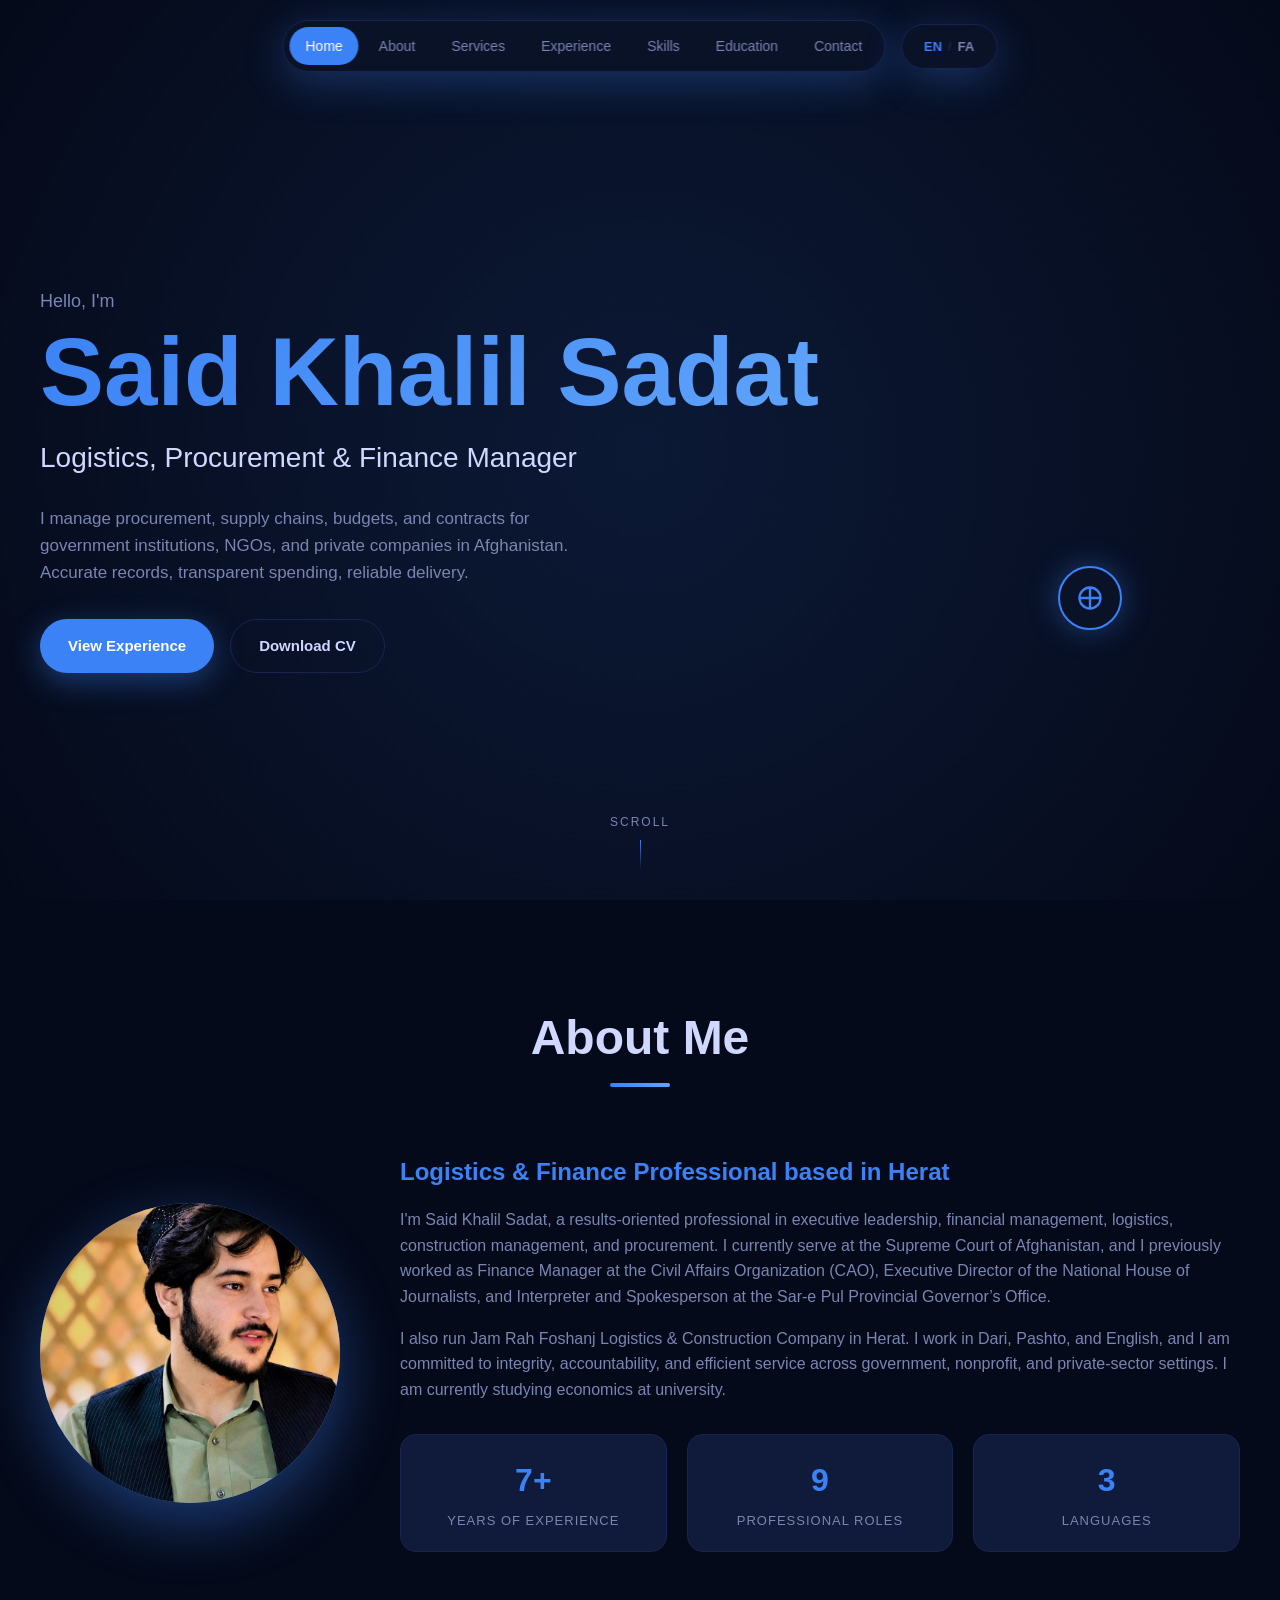
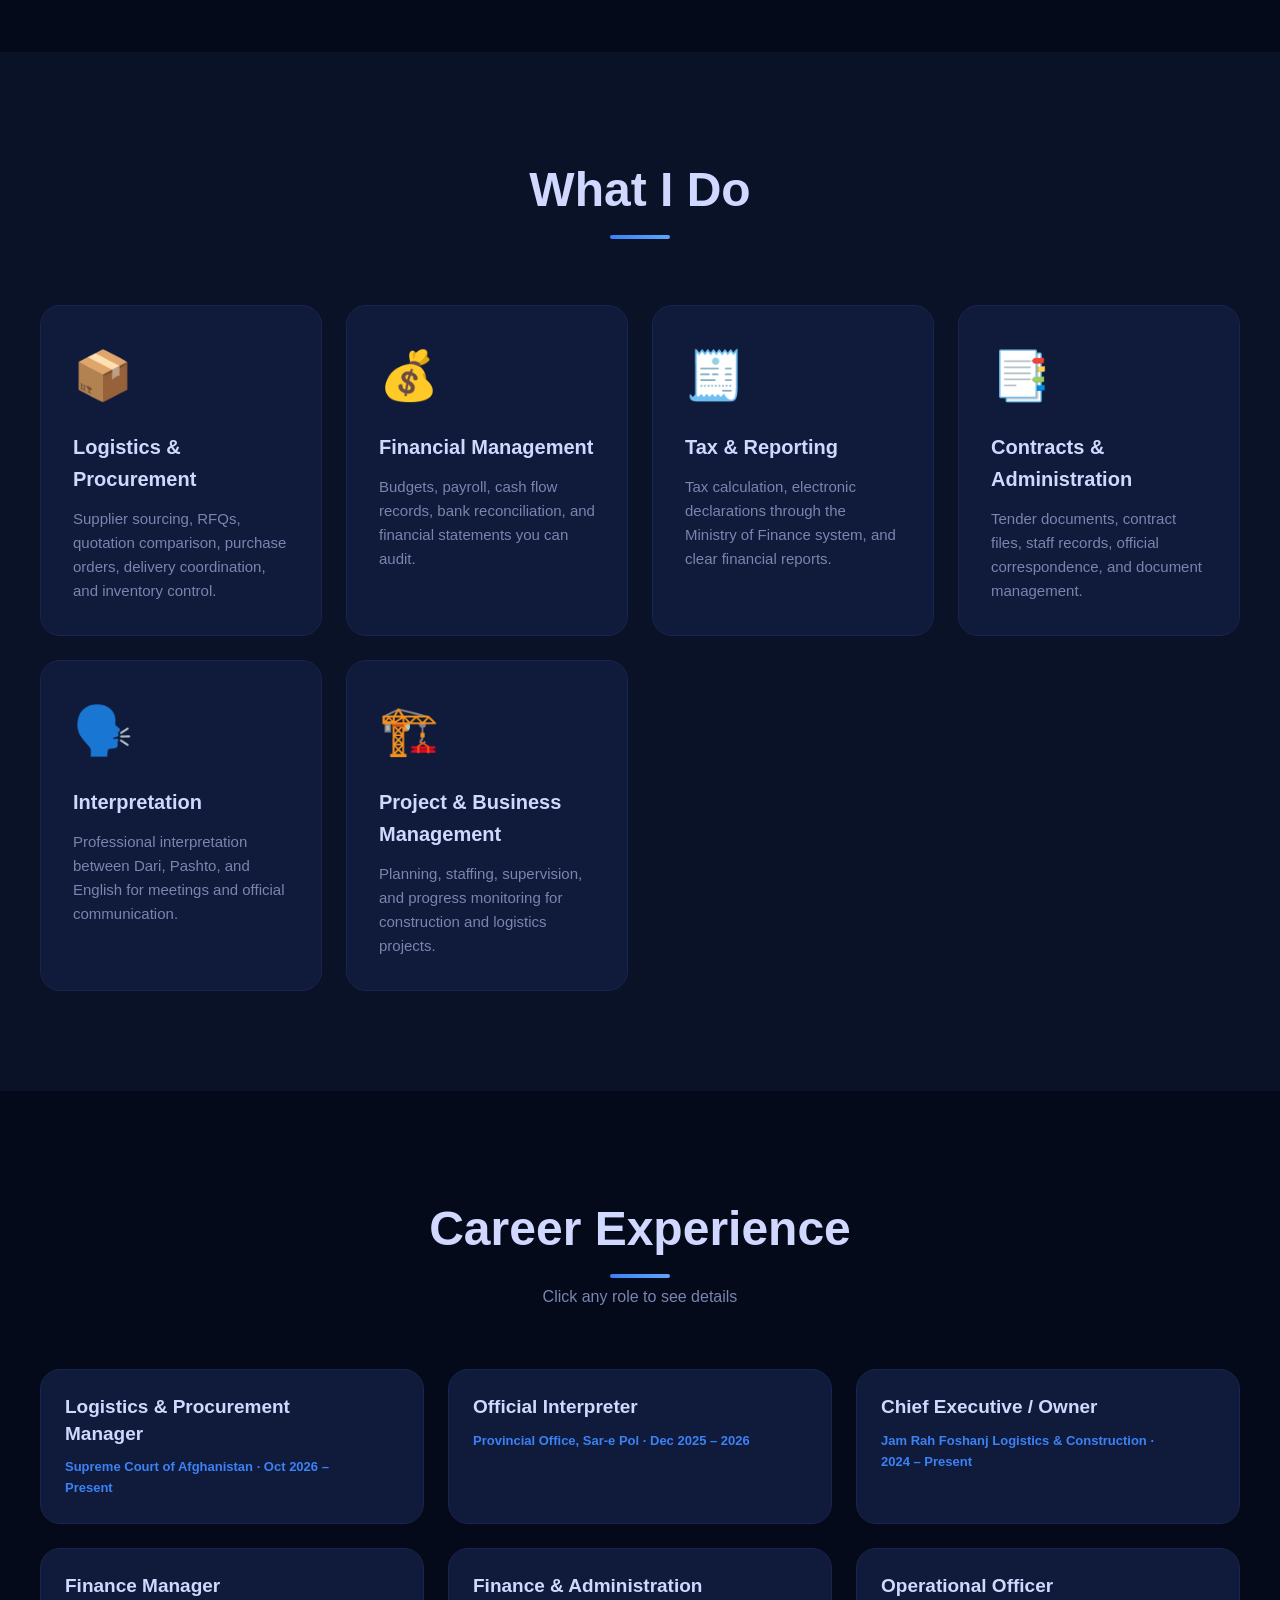
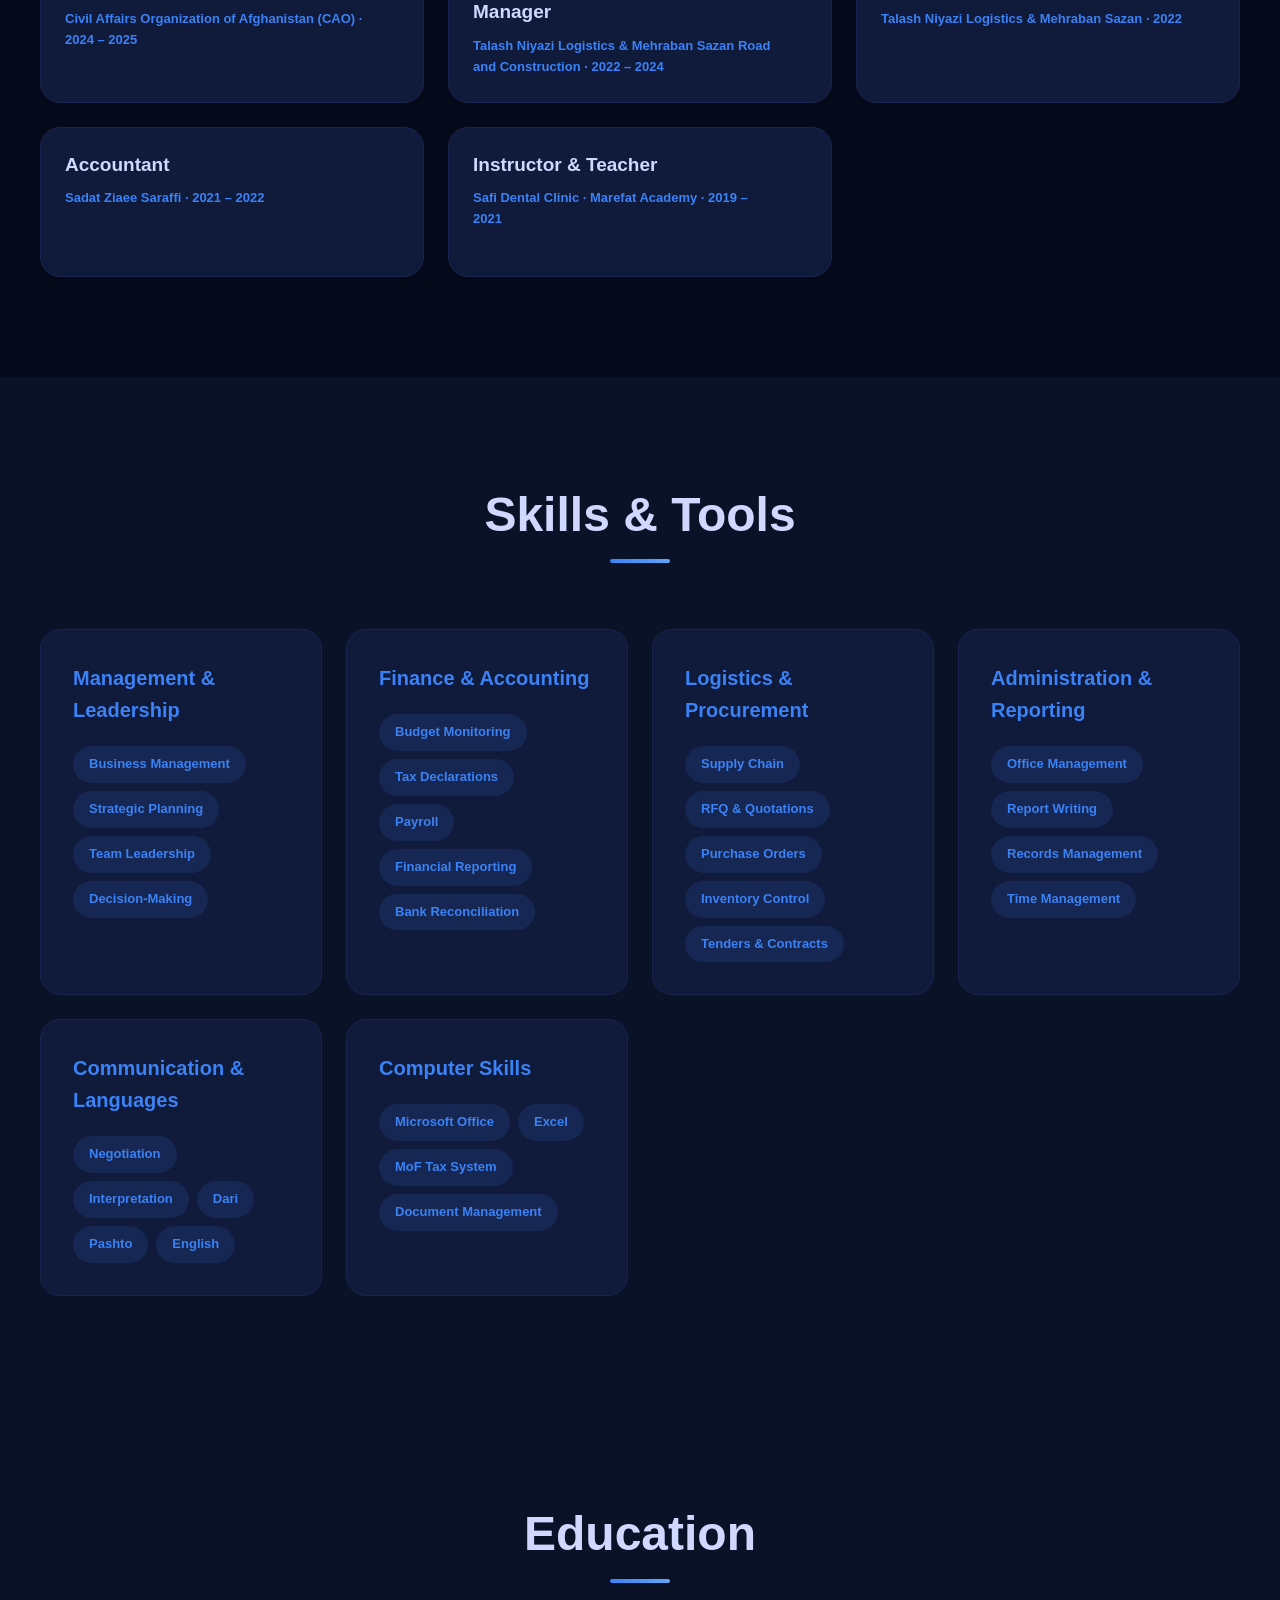
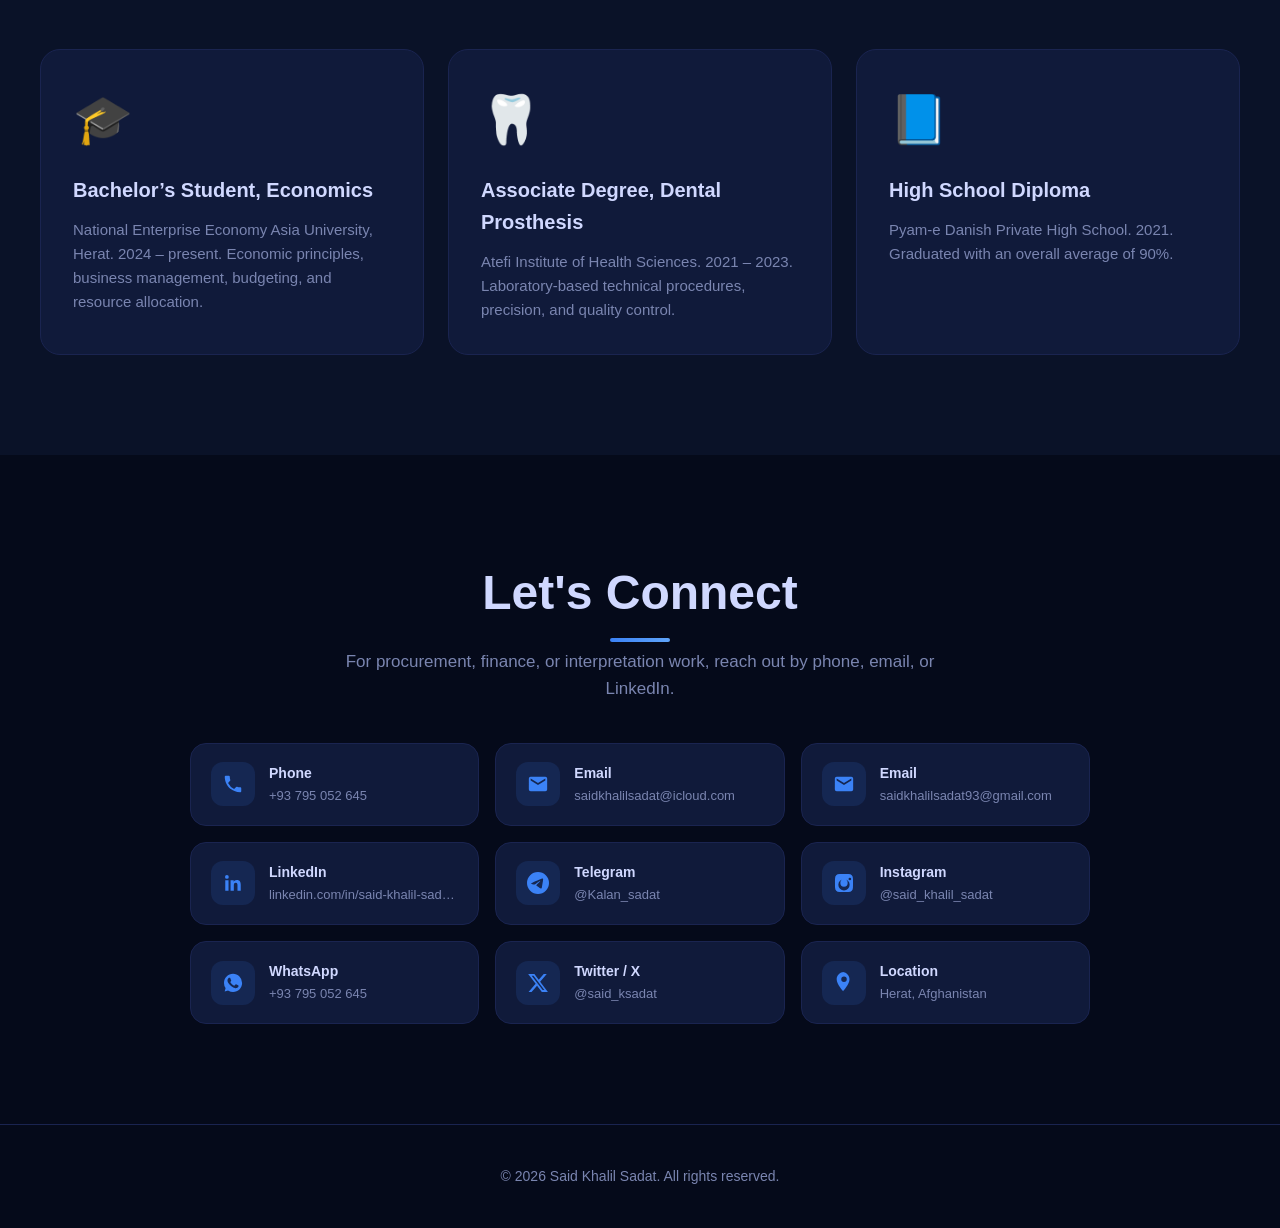
<file: index.html>
<!DOCTYPE html>
<html lang="en" dir="ltr" data-theme="midnight">
<head>
  <meta charset="UTF-8" />
  <meta name="viewport" content="width=device-width, initial-scale=1.0" />
  <title>Said Khalil Sadat — Logistics, Procurement &amp; Finance Manager</title>
  <link rel="preconnect" href="https://fonts.googleapis.com" />
  <link rel="preconnect" href="https://fonts.gstatic.com" crossorigin />
  <link href="https://fonts.googleapis.com/css2?family=Vazirmatn:wght@400;500;600;700;800&display=swap" rel="stylesheet" />
  <link rel="stylesheet" href="styles.css" />
</head>
<body>
  

  <!-- Floating Navigation -->
  <nav class="navbar" id="navbar">
    <div class="nav-pill">
      <a href="#home" class="nav-link" data-i18n="nav_home">Home</a>
      <a href="#about" class="nav-link" data-i18n="nav_about">About</a>
      <a href="#services" class="nav-link" data-i18n="nav_services">Services</a>
      <a href="#projects" class="nav-link" data-i18n="nav_projects">Experience</a>
      <a href="#skills" class="nav-link" data-i18n="nav_skills">Skills</a>
      <a href="#education" class="nav-link" data-i18n="nav_education">Education</a>
      <a href="#contact" class="nav-link" data-i18n="nav_contact">Contact</a>
    </div>
    <div class="nav-controls">
      <button class="lang-toggle" id="langToggle" aria-label="Toggle language">
        <span class="lang-active">EN</span>
        <span class="lang-divider">/</span>
        <span class="lang-inactive">FA</span>
      </button>
    </div>
  </nav>

  <!-- HERO SECTION -->
  <section id="home" class="hero">
    <div class="hero-content">
      <div class="hero-text">
        <p class="hero-greeting" data-i18n="hero_greeting">Hello, I'm</p>
        <h1 class="hero-name" data-i18n="hero_name">Said Khalil Sadat</h1>
        <h2 class="hero-title" data-i18n="hero_title">Logistics, Procurement &amp; Finance Manager</h2>
        <p class="hero-description" data-i18n="hero_desc"></p>
        <div class="hero-cta">
          <a href="#projects" class="btn btn-primary" data-i18n="hero_cta1">View Experience</a>
          <a href="Said_Khalil_Sadat_CV.pdf" download class="btn btn-secondary" data-i18n="hero_cta2">Download CV</a>
        </div>
      </div>

      <!-- Semicircle Theme Picker -->
      <div class="theme-picker-wrapper">
        <button class="theme-picker-toggle" id="themeToggle" aria-label="Change theme">
          <svg viewBox="0 0 24 24" fill="none" stroke="currentColor" stroke-width="2">
            <circle cx="12" cy="12" r="9"/>
            <path d="M12 3v18M3 12h18"/>
          </svg>
        </button>
        <div class="theme-picker" id="themePicker">
          <div class="theme-picker-bg"></div>
          <div class="theme-options" id="themeOptions">
            <!-- 12 theme dots will be injected by JS -->
          </div>
          <div class="theme-label" id="themeLabel">Dark</div>
        </div>
      </div>
    </div>
    <div class="scroll-indicator">
      <span data-i18n="scroll">Scroll</span>
      <div class="scroll-arrow"></div>
    </div>
  </section>

  <!-- ABOUT SECTION -->
  <section id="about" class="section about">
    <div class="container">
      <h2 class="section-title" data-i18n="about_title">About Me</h2>
      <div class="about-grid">
        <div class="about-image">
          <div class="avatar">
            <!-- Replace images/about.jpg with your real photo. Filename must stay about.jpg. -->
            <img
              src="about.jpg"
              alt="Said Khalil Sadat"
              class="avatar-img"
              onerror="this.style.display='none'; this.nextElementSibling.style.display='flex';"
            />
            <div class="avatar-inner" style="display:none;">SK</div>
          </div>
        </div>
        <div class="about-content">
          <h3 class="about-subtitle" data-i18n="about_subtitle"></h3>
          <p data-i18n="about_p1"></p>
          <p data-i18n="about_p2"></p>
          <div class="about-stats">
            <div class="stat">
              <div class="stat-number">7+</div>
              <div class="stat-label" data-i18n="stat_projects">Years of Experience</div>
            </div>
            <div class="stat">
              <div class="stat-number">9</div>
              <div class="stat-label" data-i18n="stat_categories">Professional Roles</div>
            </div>
            <div class="stat">
              <div class="stat-number">3</div>
              <div class="stat-label" data-i18n="stat_certs">Languages</div>
            </div>
          </div>
        </div>
      </div>
    </div>
  </section>

  <!-- SERVICES SECTION -->
  <section id="services" class="section services">
    <div class="container">
      <h2 class="section-title" data-i18n="services_title">What I Do</h2>
      <div class="services-grid">
        <div class="service-card">
          <div class="service-icon">📦</div>
          <h3 data-i18n="service1_title"></h3>
          <p data-i18n="service1_desc"></p>
        </div>
        <div class="service-card">
          <div class="service-icon">💰</div>
          <h3 data-i18n="service2_title"></h3>
          <p data-i18n="service2_desc"></p>
        </div>
        <div class="service-card">
          <div class="service-icon">🧾</div>
          <h3 data-i18n="service3_title"></h3>
          <p data-i18n="service3_desc"></p>
        </div>
        <div class="service-card">
          <div class="service-icon">📑</div>
          <h3 data-i18n="service4_title"></h3>
          <p data-i18n="service4_desc"></p>
        </div>
        <div class="service-card">
          <div class="service-icon">🗣️</div>
          <h3 data-i18n="service5_title"></h3>
          <p data-i18n="service5_desc"></p>
        </div>
        <div class="service-card">
          <div class="service-icon">🏗️</div>
          <h3 data-i18n="service6_title"></h3>
          <p data-i18n="service6_desc"></p>
        </div>
      </div>
    </div>
  </section>

  <!-- EXPERIENCE SECTION -->
  <section id="projects" class="section projects">
    <div class="container">
      <h2 class="section-title" data-i18n="projects_title">Career Experience</h2>
      <p class="section-subtitle" data-i18n="projects_subtitle">Click any role to see details</p>
      <div class="projects-grid" id="projectsGrid">
        <!-- Projects injected by JS -->
      </div>
    </div>
  </section>

  <!-- SKILLS SECTION -->
  <section id="skills" class="section skills">
    <div class="container">
      <h2 class="section-title" data-i18n="skills_title">Skills &amp; Tools</h2>
      <div class="skills-grid">
        <div class="skill-category">
          <h3 data-i18n="skill_cat1">Management &amp; Leadership</h3>
          <div class="skill-tags"><span class="skill-tag">Business Management</span><span class="skill-tag">Strategic Planning</span><span class="skill-tag">Team Leadership</span><span class="skill-tag">Decision-Making</span></div>
        </div>
        <div class="skill-category">
          <h3 data-i18n="skill_cat2">Finance &amp; Accounting</h3>
          <div class="skill-tags"><span class="skill-tag">Budget Monitoring</span><span class="skill-tag">Tax Declarations</span><span class="skill-tag">Payroll</span><span class="skill-tag">Financial Reporting</span><span class="skill-tag">Bank Reconciliation</span></div>
        </div>
        <div class="skill-category">
          <h3 data-i18n="skill_cat3">Logistics &amp; Procurement</h3>
          <div class="skill-tags"><span class="skill-tag">Supply Chain</span><span class="skill-tag">RFQ &amp; Quotations</span><span class="skill-tag">Purchase Orders</span><span class="skill-tag">Inventory Control</span><span class="skill-tag">Tenders &amp; Contracts</span></div>
        </div>
        <div class="skill-category">
          <h3 data-i18n="skill_cat4">Administration &amp; Reporting</h3>
          <div class="skill-tags"><span class="skill-tag">Office Management</span><span class="skill-tag">Report Writing</span><span class="skill-tag">Records Management</span><span class="skill-tag">Time Management</span></div>
        </div>
        <div class="skill-category">
          <h3 data-i18n="skill_cat5">Communication</h3>
          <div class="skill-tags"><span class="skill-tag">Negotiation</span><span class="skill-tag">Interpretation</span><span class="skill-tag">Dari</span><span class="skill-tag">Pashto</span><span class="skill-tag">English</span></div>
        </div>
        <div class="skill-category">
          <h3 data-i18n="skill_cat6">Computer Skills</h3>
          <div class="skill-tags"><span class="skill-tag">Microsoft Office</span><span class="skill-tag">Excel</span><span class="skill-tag">MoF Tax System</span><span class="skill-tag">Document Management</span></div>
        </div>
      </div>
    </div>
  </section>
  <!-- EDUCATION SECTION -->
  <section id="education" class="section services">
    <div class="container">
      <h2 class="section-title" data-i18n="edu_title">Education</h2>
      <div class="services-grid">
        <div class="service-card">
          <div class="service-icon">🎓</div>
          <h3 data-i18n="edu1_title"></h3>
          <p data-i18n="edu1_desc"></p>
        </div>
        <div class="service-card">
          <div class="service-icon">🦷</div>
          <h3 data-i18n="edu2_title"></h3>
          <p data-i18n="edu2_desc"></p>
        </div>
        <div class="service-card">
          <div class="service-icon">📘</div>
          <h3 data-i18n="edu3_title"></h3>
          <p data-i18n="edu3_desc"></p>
        </div>
      </div>
    </div>
  </section>


  <!-- CONTACT SECTION (no form — icons only) -->
  <section id="contact" class="section contact">
    <div class="container">
      <h2 class="section-title" data-i18n="contact_title">Let's Connect</h2>
      <p class="contact-intro" data-i18n="contact_intro"></p>

      <div class="contact-cards">
        <a class="contact-card" href="tel:+93795052645" data-platform="phone">
          <div class="contact-card-icon"><svg viewBox="0 0 24 24" fill="currentColor"><path d="M6.62 10.79a15.05 15.05 0 006.59 6.59l2.2-2.2a1 1 0 011.02-.24c1.12.37 2.33.57 3.57.57a1 1 0 011 1V20a1 1 0 01-1 1C10.61 21 3 13.39 3 4a1 1 0 011-1h3.5a1 1 0 011 1c0 1.25.2 2.45.57 3.57a1 1 0 01-.25 1.02l-2.2 2.2z"/></svg></div>
          <div class="contact-card-body">
            <div class="contact-card-label" data-i18n="contact_phone">Phone</div>
            <div class="contact-card-handle" dir="ltr">+93 795 052 645</div>
          </div>
        </a>
        <a class="contact-card" href="mailto:saidkhalilsadat@icloud.com" data-platform="email">
          <div class="contact-card-icon"><svg viewBox="0 0 24 24" fill="currentColor"><path d="M20 4H4a2 2 0 00-2 2v12a2 2 0 002 2h16a2 2 0 002-2V6a2 2 0 00-2-2zm0 4.2l-8 5-8-5V6l8 5 8-5v2.2z"/></svg></div>
          <div class="contact-card-body">
            <div class="contact-card-label" data-i18n="contact_email">Email</div>
            <div class="contact-card-handle" dir="ltr">saidkhalilsadat@icloud.com</div>
          </div>
        </a>
        <a class="contact-card" href="mailto:saidkhalilsadat93@gmail.com" data-platform="email">
          <div class="contact-card-icon"><svg viewBox="0 0 24 24" fill="currentColor"><path d="M20 4H4a2 2 0 00-2 2v12a2 2 0 002 2h16a2 2 0 002-2V6a2 2 0 00-2-2zm0 4.2l-8 5-8-5V6l8 5 8-5v2.2z"/></svg></div>
          <div class="contact-card-body">
            <div class="contact-card-label" data-i18n="contact_email2">Email</div>
            <div class="contact-card-handle" dir="ltr">saidkhalilsadat93@gmail.com</div>
          </div>
        </a>
        <a class="contact-card" href="https://www.linkedin.com/in/said-khalil-sadat-9609b9444s" target="_blank" rel="noopener" data-platform="linkedin">
          <div class="contact-card-icon"><svg viewBox="0 0 24 24" fill="currentColor"><path d="M20.45 20.45h-3.56v-5.57c0-1.33-.03-3.04-1.85-3.04-1.86 0-2.14 1.45-2.14 2.94v5.67H9.34V9h3.41v1.56h.05c.48-.9 1.64-1.85 3.37-1.85 3.6 0 4.27 2.37 4.27 5.46v6.28zM5.34 7.43a2.06 2.06 0 110-4.12 2.06 2.06 0 010 4.12zM7.12 20.45H3.56V9h3.56v11.45z"/></svg></div>
          <div class="contact-card-body">
            <div class="contact-card-label" data-i18n="contact_linkedin">LinkedIn</div>
            <div class="contact-card-handle" dir="ltr">linkedin.com/in/said-khalil-sadat-9609b9444s</div>
          </div>
        </a>
        <a class="contact-card" href="https://t.me/Kalan_sadat" target="_blank" rel="noopener" data-platform="telegram">
          <div class="contact-card-icon"><svg viewBox="0 0 24 24" fill="currentColor"><path d="M11.944 0A12 12 0 0 0 0 12a12 12 0 0 0 12 12 12 12 0 0 0 12-12A12 12 0 0 0 12 0zm4.962 7.224c.1-.002.321.023.465.14a.506.506 0 0 1 .171.325c.016.093.036.306.02.472-.18 1.898-.962 6.502-1.36 8.627-.168.9-.499 1.201-.82 1.23-.696.065-1.225-.46-1.9-.902-1.056-.693-1.653-1.124-2.678-1.8-1.185-.78-.417-1.21.258-1.91.177-.184 3.247-2.977 3.307-3.23.007-.032.014-.15-.056-.212s-.174-.041-.249-.024c-.106.024-1.793 1.14-5.061 3.345-.479.33-.913.49-1.302.48-.428-.008-1.252-.241-1.865-.44-.752-.245-1.349-.374-1.297-.789.027-.216.325-.437.893-.663 3.498-1.524 5.83-2.529 6.998-3.014 3.332-1.386 4.025-1.627 4.476-1.635z"/></svg></div>
          <div class="contact-card-body">
            <div class="contact-card-label" data-i18n="contact_telegram">Telegram</div>
            <div class="contact-card-handle" dir="ltr">@Kalan_sadat</div>
          </div>
        </a>
        <a class="contact-card" href="https://www.instagram.com/said_khalil_sadat" target="_blank" rel="noopener" data-platform="instagram">
          <div class="contact-card-icon"><svg viewBox="0 0 24 24" fill="currentColor"><path d="M12 2.163c3.204 0 3.584.012 4.85.07 3.252.148 4.771 1.691 4.919 4.919.058 1.265.069 1.645.069 4.849 0 3.205-.012 3.584-.069 4.849-.149 3.225-1.664 4.771-4.919 4.919-1.266.058-1.644.07-4.85.07-3.204 0-3.584-.012-4.849-.07-3.26-.149-4.771-1.699-4.919-4.92-.058-1.265-.07-1.644-.07-4.849 0-3.204.013-3.583.07-4.849.149-3.227 1.664-4.771 4.919-4.919 1.266-.057 1.645-.069 4.849-.069zm0 5.675a6.162 6.162 0 100 12.324 6.162 6.162 0 000-12.324zM12 16a4 4 0 110-8 4 4 0 010 8zm6.406-9.845a1.44 1.44 0 100 2.881 1.44 1.44 0 000-2.881z"/></svg></div>
          <div class="contact-card-body">
            <div class="contact-card-label" data-i18n="contact_instagram">Instagram</div>
            <div class="contact-card-handle" dir="ltr">@said_khalil_sadat</div>
          </div>
        </a>
        <a class="contact-card" href="https://wa.me/93795052645" target="_blank" rel="noopener" data-platform="whatsapp">
          <div class="contact-card-icon"><svg viewBox="0 0 24 24" fill="currentColor"><path d="M17.47 14.38c-.3-.15-1.76-.87-2.03-.97-.27-.1-.47-.15-.67.15-.2.3-.77.97-.94 1.17-.17.2-.35.22-.65.07-.3-.15-1.26-.46-2.4-1.48-.89-.79-1.49-1.77-1.66-2.07-.17-.3-.02-.46.13-.61.14-.13.3-.35.45-.52.15-.17.2-.3.3-.5.1-.2.05-.37-.02-.52-.08-.15-.67-1.61-.92-2.2-.24-.58-.49-.5-.67-.51h-.57c-.2 0-.52.07-.8.37-.27.3-1.04 1.02-1.04 2.48s1.07 2.88 1.21 3.08c.15.2 2.1 3.2 5.08 4.49.71.31 1.26.49 1.69.63.71.23 1.36.2 1.87.12.57-.09 1.76-.72 2-1.41.25-.69.25-1.29.17-1.41-.07-.12-.27-.2-.57-.35zM12.05 21.8a9.87 9.87 0 01-5.03-1.38l-.36-.21-3.74.98 1-3.65-.24-.37a9.86 9.86 0 01-1.51-5.26c0-5.45 4.44-9.88 9.89-9.88 2.64 0 5.12 1.03 6.99 2.9a9.82 9.82 0 012.89 6.99c0 5.45-4.44 9.88-9.89 9.88z"/></svg></div>
          <div class="contact-card-body">
            <div class="contact-card-label" data-i18n="contact_whatsapp">WhatsApp</div>
            <div class="contact-card-handle" dir="ltr">+93 795 052 645</div>
          </div>
        </a>
        <a class="contact-card" href="https://x.com/said_ksadat" target="_blank" rel="noopener" data-platform="twitter">
          <div class="contact-card-icon"><svg viewBox="0 0 24 24" fill="currentColor"><path d="M18.244 2.25h3.308l-7.227 8.26 8.502 11.24H16.17l-5.214-6.817L4.99 21.75H1.68l7.73-8.835L1.254 2.25H8.08l4.713 6.231zm-1.161 17.52h1.833L7.084 4.126H5.117z"/></svg></div>
          <div class="contact-card-body">
            <div class="contact-card-label" data-i18n="contact_twitter">Twitter / X</div>
            <div class="contact-card-handle" dir="ltr">@said_ksadat</div>
          </div>
        </a>

        <div class="contact-card contact-card-static" data-platform="location">
          <div class="contact-card-icon"><svg viewBox="0 0 24 24" fill="currentColor"><path d="M12 0C7.58 0 4 3.58 4 8c0 5.25 7 13 7 13s7-7.75 7-13c0-4.42-3.58-8-8-8zm0 11a3 3 0 110-6 3 3 0 010 6z"/></svg></div>
          <div class="contact-card-body">
            <div class="contact-card-label" data-i18n="contact_location">Location</div>
            <div class="contact-card-handle" data-i18n="contact_loc_val">Herat, Afghanistan</div>
          </div>
        </div>
      </div>
    </div>
  </section>

  <footer class="footer">
    <p>© 2026 <span data-i18n="footer_name">Said Khalil Sadat</span>. <span data-i18n="footer_rights">All rights reserved.</span></p>
  </footer>

  <!-- Project Modal -->
  <div class="modal" id="projectModal">
    <div class="modal-backdrop" id="modalBackdrop"></div>
    <div class="modal-content">
      <button class="modal-close" id="modalClose" aria-label="Close">×</button>
      <div class="modal-body" id="modalBody">
        <!-- Modal content injected by JS -->
      </div>
    </div>
  </div>

  <script src="script.js"></script>
</body>
</html>
</file>
<file: styles.css>
/* ============================================
   RESET & BASE
   ============================================ */
*,
*::before,
*::after {
  margin: 0;
  padding: 0;
  box-sizing: border-box;
}

html {
  scroll-behavior: smooth;
  scroll-padding-top: 100px;
}

body {
  font-family: 'Inter', -apple-system, BlinkMacSystemFont, 'Segoe UI', sans-serif;
  background: var(--bg);
  color: var(--text);
  line-height: 1.6;
  overflow-x: hidden;
  transition: background 0.4s ease, color 0.4s ease;
  min-height: 100vh;
}

/* RTL Support */
[dir="rtl"] body {
  font-family: 'Vazirmatn', 'Tahoma', sans-serif;
}

a {
  color: inherit;
  text-decoration: none;
}

button {
  font-family: inherit;
  cursor: pointer;
  border: none;
  background: none;
  color: inherit;
}

img {
  max-width: 100%;
  display: block;
}

/* ============================================
   THEME SYSTEM - 12 THEMES
   ============================================ */
:root {
  /* Default: Dark */
  --bg: #0a0a0f;
  --bg-elevated: #14141c;
  --bg-card: #1a1a25;
  --text: #f0f0f5;
  --text-muted: #9090a0;
  --primary: #7c5cff;
  --primary-soft: #7c5cff20;
  --accent: #ff5cb9;
  --border: #2a2a3a;
  --shadow: 0 10px 40px rgba(0, 0, 0, 0.3);
  --glow: rgba(124, 92, 255, 0.4);
}

/* Light Mode */
[data-theme="light"] {
  --bg: #fafafa;
  --bg-elevated: #ffffff;
  --bg-card: #ffffff;
  --text: #1a1a25;
  --text-muted: #6a6a7a;
  --primary: #6b46ff;
  --primary-soft: #6b46ff15;
  --accent: #ec4899;
  --border: #e5e5ee;
  --shadow: 0 10px 40px rgba(0, 0, 0, 0.08);
  --glow: rgba(107, 70, 255, 0.3);
}

/* Pink Mode */
[data-theme="pink"] {
  --bg: #fff0f7;
  --bg-elevated: #ffffff;
  --bg-card: #ffffff;
  --text: #2a0a1a;
  --text-muted: #8a5a7a;
  --primary: #ec4899;
  --primary-soft: #ec489920;
  --accent: #f472b6;
  --border: #ffd9e8;
  --shadow: 0 10px 40px rgba(236, 72, 153, 0.15);
  --glow: rgba(236, 72, 153, 0.4);
}

/* Purple Mode */
[data-theme="purple"] {
  --bg: #1a0a2e;
  --bg-elevated: #241038;
  --bg-card: #2a1245;
  --text: #f0e8ff;
  --text-muted: #b09ad0;
  --primary: #a855f7;
  --primary-soft: #a855f720;
  --accent: #c084fc;
  --border: #3d1f5c;
  --shadow: 0 10px 40px rgba(168, 85, 247, 0.3);
  --glow: rgba(168, 85, 247, 0.4);
}

/* Ocean Mode */
[data-theme="ocean"] {
  --bg: #0a1929;
  --bg-elevated: #0f2438;
  --bg-card: #14304a;
  --text: #e0f2ff;
  --text-muted: #7da8c9;
  --primary: #06b6d4;
  --primary-soft: #06b6d420;
  --accent: #22d3ee;
  --border: #1a3a5c;
  --shadow: 0 10px 40px rgba(6, 182, 212, 0.3);
  --glow: rgba(6, 182, 212, 0.4);
}

/* Sunset Mode */
[data-theme="sunset"] {
  --bg: #1f0a0a;
  --bg-elevated: #2a0f0f;
  --bg-card: #381515;
  --text: #fff0e8;
  --text-muted: #d4a595;
  --primary: #f97316;
  --primary-soft: #f9731620;
  --accent: #ef4444;
  --border: #4a1f1f;
  --shadow: 0 10px 40px rgba(249, 115, 22, 0.3);
  --glow: rgba(249, 115, 22, 0.4);
}

/* Forest Mode */
[data-theme="forest"] {
  --bg: #0a1f0f;
  --bg-elevated: #0f2a17;
  --bg-card: #14381f;
  --text: #e8ffe8;
  --text-muted: #95c4a4;
  --primary: #10b981;
  --primary-soft: #10b98120;
  --accent: #34d399;
  --border: #1f4a2a;
  --shadow: 0 10px 40px rgba(16, 185, 129, 0.3);
  --glow: rgba(16, 185, 129, 0.4);
}

/* Cyber Mode */
[data-theme="cyber"] {
  --bg: #0a0014;
  --bg-elevated: #14001f;
  --bg-card: #1f002d;
  --text: #ffe8ff;
  --text-muted: #d495e0;
  --primary: #ff006e;
  --primary-soft: #ff006e20;
  --accent: #00f5ff;
  --border: #3d004d;
  --shadow: 0 10px 40px rgba(255, 0, 110, 0.3);
  --glow: rgba(255, 0, 110, 0.5);
}

/* Coffee Mode */
[data-theme="coffee"] {
  --bg: #1f1814;
  --bg-elevated: #2a211c;
  --bg-card: #382c25;
  --text: #f5ebe0;
  --text-muted: #b8a596;
  --primary: #c8956d;
  --primary-soft: #c8956d20;
  --accent: #e6b89c;
  --border: #4a3a2f;
  --shadow: 0 10px 40px rgba(200, 149, 109, 0.2);
  --glow: rgba(200, 149, 109, 0.4);
}

/* Royal Mode */
[data-theme="royal"] {
  --bg: #0a0f1f;
  --bg-elevated: #0f152a;
  --bg-card: #141d38;
  --text: #fff8e0;
  --text-muted: #9a9a7a;
  --primary: #d4af37;
  --primary-soft: #d4af3720;
  --accent: #ffd700;
  --border: #1f2a4a;
  --shadow: 0 10px 40px rgba(212, 175, 55, 0.25);
  --glow: rgba(212, 175, 55, 0.4);
}

/* Mint Mode */
[data-theme="mint"] {
  --bg: #f0fdf9;
  --bg-elevated: #ffffff;
  --bg-card: #ffffff;
  --text: #0a2a22;
  --text-muted: #5a8a7a;
  --primary: #14b8a6;
  --primary-soft: #14b8a620;
  --accent: #5eead4;
  --border: #c5ebe2;
  --shadow: 0 10px 40px rgba(20, 184, 166, 0.15);
  --glow: rgba(20, 184, 166, 0.4);
}

/* Midnight Mode */
[data-theme="midnight"] {
  --bg: #050a1a;
  --bg-elevated: #0a1228;
  --bg-card: #101a3a;
  --text: #d0d8ff;
  --text-muted: #7a85b0;
  --primary: #3b82f6;
  --primary-soft: #3b82f620;
  --accent: #60a5fa;
  --border: #1a2450;
  --shadow: 0 10px 40px rgba(59, 130, 246, 0.3);
  --glow: rgba(59, 130, 246, 0.4);
}

/* ============================================
   NAVBAR
   ============================================ */
.navbar {
  position: fixed;
  top: 20px;
  left: 50%;
  transform: translateX(-50%);
  display: flex;
  align-items: center;
  gap: 16px;
  z-index: 100;
  animation: slideDown 0.6s ease;
}

@keyframes slideDown {
  from { transform: translateX(-50%) translateY(-100px); opacity: 0; }
  to { transform: translateX(-50%) translateY(0); opacity: 1; }
}

.nav-pill {
  display: flex;
  align-items: center;
  gap: 4px;
  padding: 6px;
  background: var(--bg-elevated);
  border: 1px solid var(--border);
  border-radius: 100px;
  backdrop-filter: blur(20px);
  box-shadow: var(--shadow);
}

.nav-link {
  padding: 8px 16px;
  border-radius: 100px;
  font-size: 14px;
  font-weight: 500;
  color: var(--text-muted);
  transition: all 0.2s ease;
  white-space: nowrap;
}

.nav-link:hover,
.nav-link.active {
  background: var(--primary);
  color: white;
}

.nav-controls {
  display: flex;
  align-items: center;
  gap: 8px;
  padding: 6px;
  background: var(--bg-elevated);
  border: 1px solid var(--border);
  border-radius: 100px;
  backdrop-filter: blur(20px);
  box-shadow: var(--shadow);
}

.lang-toggle {
  padding: 8px 16px;
  border-radius: 100px;
  font-size: 13px;
  font-weight: 600;
  display: flex;
  align-items: center;
  gap: 6px;
  transition: all 0.2s ease;
}

.lang-toggle:hover {
  background: var(--primary-soft);
}

.lang-active { color: var(--primary); }
.lang-inactive { color: var(--text-muted); }
.lang-divider { color: var(--border); }

/* ============================================
   HERO
   ============================================ */
.hero {
  min-height: 100vh;
  display: flex;
  align-items: center;
  justify-content: center;
  padding: 120px 40px 60px;
  position: relative;
  overflow: hidden;
}

.hero::before {
  content: '';
  position: absolute;
  top: -50%;
  left: -50%;
  width: 200%;
  height: 200%;
  background: radial-gradient(circle, var(--primary-soft) 0%, transparent 50%);
  animation: float 20s ease-in-out infinite;
  pointer-events: none;
}

@keyframes float {
  0%, 100% { transform: translate(0, 0) rotate(0deg); }
  50% { transform: translate(50px, -50px) rotate(180deg); }
}

.hero-content {
  display: grid;
  grid-template-columns: 1fr auto;
  gap: 80px;
  align-items: center;
  max-width: 1200px;
  width: 100%;
  position: relative;
  z-index: 1;
}

.hero-greeting {
  font-size: 18px;
  color: var(--text-muted);
  margin-bottom: 8px;
  animation: fadeUp 0.8s ease 0.1s both;
}

.hero-name {
  font-size: clamp(48px, 8vw, 96px);
  font-weight: 800;
  line-height: 1;
  margin-bottom: 16px;
  background: linear-gradient(135deg, var(--primary), var(--accent));
  -webkit-background-clip: text;
  -webkit-text-fill-color: transparent;
  background-clip: text;
  animation: fadeUp 0.8s ease 0.2s both;
}

.hero-title {
  font-size: clamp(20px, 3vw, 28px);
  font-weight: 500;
  color: var(--text);
  margin-bottom: 24px;
  animation: fadeUp 0.8s ease 0.3s both;
}

.hero-description {
  font-size: 17px;
  color: var(--text-muted);
  max-width: 540px;
  margin-bottom: 32px;
  animation: fadeUp 0.8s ease 0.4s both;
}

.hero-cta {
  display: flex;
  gap: 16px;
  flex-wrap: wrap;
  animation: fadeUp 0.8s ease 0.5s both;
}

@keyframes fadeUp {
  from { opacity: 0; transform: translateY(30px); }
  to { opacity: 1; transform: translateY(0); }
}

.btn {
  padding: 14px 28px;
  border-radius: 100px;
  font-size: 15px;
  font-weight: 600;
  display: inline-flex;
  align-items: center;
  gap: 8px;
  transition: all 0.3s ease;
  cursor: pointer;
}

.btn-primary {
  background: var(--primary);
  color: white;
  box-shadow: 0 8px 30px var(--glow);
}

.btn-primary:hover {
  transform: translateY(-2px);
  box-shadow: 0 12px 40px var(--glow);
}

.btn-secondary {
  background: transparent;
  color: var(--text);
  border: 1px solid var(--border);
}

.btn-secondary:hover {
  background: var(--bg-card);
  border-color: var(--primary);
}

.btn-github {
  background: #24292e;
  color: #ffffff;
  border: 1px solid #24292e;
}

.btn-github:hover {
  background: #1b1f23;
  transform: translateY(-2px);
  box-shadow: 0 12px 30px rgba(36, 41, 46, 0.4);
}

.btn-github svg {
  flex-shrink: 0;
}

/* ============================================
   THEME PICKER (Semicircle)
   ============================================ */
.theme-picker-wrapper {
  position: relative;
  width: 300px;
  height: 300px;
  display: flex;
  align-items: center;
  justify-content: center;
}

.theme-picker-toggle {
  position: absolute;
  bottom: 0;
  left: 50%;
  transform: translateX(-50%);
  width: 64px;
  height: 64px;
  border-radius: 50%;
  background: var(--bg-elevated);
  border: 2px solid var(--primary);
  color: var(--primary);
  display: flex;
  align-items: center;
  justify-content: center;
  z-index: 10;
  transition: all 0.3s ease;
  box-shadow: 0 0 30px var(--glow);
}

.theme-picker-toggle:hover {
  transform: translateX(-50%) scale(1.1) rotate(180deg);
}

.theme-picker-toggle svg {
  width: 28px;
  height: 28px;
}

.theme-picker {
  position: absolute;
  bottom: 32px;
  left: 50%;
  transform: translateX(-50%) scale(0);
  width: 320px;
  height: 320px;
  pointer-events: none;
  transition: transform 0.4s cubic-bezier(0.34, 1.56, 0.64, 1);
}

.theme-picker.open {
  transform: translateX(-50%) scale(1);
  pointer-events: auto;
}

.theme-picker-bg {
  position: absolute;
  bottom: 0;
  left: 50%;
  transform: translateX(-50%);
  width: 300px;
  height: 150px;
  background: var(--bg-elevated);
  border: 1px solid var(--border);
  border-bottom: none;
  border-radius: 300px 300px 0 0;
  backdrop-filter: blur(20px);
  box-shadow: var(--shadow);
}

.theme-options {
  position: absolute;
  bottom: 0;
  left: 50%;
  transform: translateX(-50%);
  width: 300px;
  height: 150px;
}

.theme-dot {
  position: absolute;
  width: 36px;
  height: 36px;
  border-radius: 50%;
  cursor: pointer;
  border: 3px solid transparent;
  transition: all 0.3s ease;
  display: flex;
  align-items: center;
  justify-content: center;
  font-size: 16px;
}

.theme-dot:hover {
  transform: scale(1.3);
}

.theme-dot.active {
  border-color: var(--text);
  transform: scale(1.2);
}

.theme-label {
  position: absolute;
  bottom: 110px;
  left: 50%;
  transform: translateX(-50%);
  font-size: 14px;
  font-weight: 600;
  color: var(--text);
  white-space: nowrap;
  opacity: 0;
  transition: opacity 0.3s ease;
}

.theme-picker.open .theme-label {
  opacity: 1;
}

.scroll-indicator {
  position: absolute;
  bottom: 30px;
  left: 50%;
  transform: translateX(-50%);
  display: flex;
  flex-direction: column;
  align-items: center;
  gap: 8px;
  font-size: 12px;
  color: var(--text-muted);
  text-transform: uppercase;
  letter-spacing: 2px;
  animation: bounce 2s ease-in-out infinite;
}

@keyframes bounce {
  0%, 100% { transform: translateX(-50%) translateY(0); }
  50% { transform: translateX(-50%) translateY(-10px); }
}

.scroll-arrow {
  width: 1px;
  height: 30px;
  background: linear-gradient(to bottom, var(--primary), transparent);
}

/* ============================================
   SECTIONS
   ============================================ */
.section {
  padding: 100px 40px;
  position: relative;
}

.container {
  max-width: 1200px;
  margin: 0 auto;
}

.section-title {
  font-size: clamp(36px, 5vw, 48px);
  font-weight: 800;
  text-align: center;
  margin-bottom: 16px;
  position: relative;
  display: inline-block;
  width: 100%;
}

.section-title::after {
  content: '';
  position: absolute;
  bottom: -10px;
  left: 50%;
  transform: translateX(-50%);
  width: 60px;
  height: 4px;
  background: linear-gradient(90deg, var(--primary), var(--accent));
  border-radius: 2px;
}

.section-subtitle {
  text-align: center;
  color: var(--text-muted);
  font-size: 16px;
  margin-bottom: 60px;
}

/* ============================================
   ABOUT
   ============================================ */
.about-grid {
  display: grid;
  grid-template-columns: 300px 1fr;
  gap: 60px;
  align-items: center;
  margin-top: 60px;
}

.avatar {
  width: 300px;
  height: 300px;
  border-radius: 50%;
  background: linear-gradient(135deg, var(--primary), var(--accent));
  display: flex;
  align-items: center;
  justify-content: center;
  box-shadow: 0 20px 60px var(--glow);
  position: relative;
  animation: morph 8s ease-in-out infinite;
}

@keyframes morph {
  0%, 100% { border-radius: 50% 50% 50% 50%; }
  25% { border-radius: 60% 40% 50% 50%; }
  50% { border-radius: 40% 60% 60% 40%; }
  75% { border-radius: 50% 50% 40% 60%; }
}

.avatar-inner {
  font-size: 80px;
  font-weight: 800;
  color: white;
  letter-spacing: -2px;
}

/* Real photo for the About section avatar. The fallback (gradient + AM letters)
   stays in place as a CSS background so the avatar never looks empty. */
.avatar {
  background-image: linear-gradient(135deg, var(--primary), var(--accent));
  background-size: cover;
  background-position: center;
  overflow: hidden;
}

.avatar-img {
  width: 100%;
  height: 100%;
  object-fit: cover;
  display: block;
  position: relative;
  z-index: 1;
}

/* Hide the AM-letter fallback when a real image is showing. */
.avatar:has(.avatar-img:not([style*="display: none"])) .avatar-inner {
  display: none;
}

.about-subtitle {
  font-size: 24px;
  margin-bottom: 16px;
  color: var(--primary);
}

.about-content p {
  color: var(--text-muted);
  margin-bottom: 16px;
  font-size: 16px;
}

.about-stats {
  display: grid;
  grid-template-columns: repeat(3, 1fr);
  gap: 20px;
  margin-top: 32px;
}

.stat {
  text-align: center;
  padding: 20px;
  background: var(--bg-card);
  border: 1px solid var(--border);
  border-radius: 16px;
  transition: all 0.3s ease;
}

.stat:hover {
  transform: translateY(-5px);
  border-color: var(--primary);
}

.stat-number {
  font-size: 32px;
  font-weight: 800;
  color: var(--primary);
  margin-bottom: 4px;
}

.stat-label {
  font-size: 13px;
  color: var(--text-muted);
  text-transform: uppercase;
  letter-spacing: 1px;
}

/* ============================================
   SERVICES
   ============================================ */
.services {
  background: var(--bg-elevated);
}

.services-grid {
  display: grid;
  grid-template-columns: repeat(auto-fit, minmax(280px, 1fr));
  gap: 24px;
  margin-top: 60px;
}

.service-card {
  padding: 32px;
  background: var(--bg-card);
  border: 1px solid var(--border);
  border-radius: 20px;
  transition: all 0.3s ease;
  cursor: pointer;
}

.service-card:hover {
  transform: translateY(-8px);
  border-color: var(--primary);
  box-shadow: 0 20px 40px var(--glow);
}

.service-icon {
  font-size: 48px;
  margin-bottom: 16px;
  display: inline-block;
  transition: transform 0.3s ease;
}

.service-card:hover .service-icon {
  transform: scale(1.2) rotate(10deg);
}

.service-card h3 {
  font-size: 20px;
  margin-bottom: 12px;
}

.service-card p {
  color: var(--text-muted);
  font-size: 15px;
}

/* ============================================
   PROJECTS
   ============================================ */
.projects-grid {
  display: grid;
  grid-template-columns: repeat(auto-fit, minmax(320px, 1fr));
  gap: 24px;
  margin-top: 40px;
}

.project-card {
  position: relative;
  border-radius: 20px;
  overflow: hidden;
  cursor: pointer;
  aspect-ratio: 4/3;
  background: var(--bg-card);
  border: 1px solid var(--border);
  transition: all 0.3s ease;
}

.project-card:hover {
  transform: translateY(-8px);
  border-color: var(--primary);
  box-shadow: 0 20px 50px var(--glow);
}

.project-thumb {
  width: 100%;
  height: 100%;
  display: flex;
  align-items: center;
  justify-content: center;
  font-size: 80px;
  position: relative;
  overflow: hidden;
  background: linear-gradient(135deg, var(--primary-soft), var(--bg-card));
}

.project-thumb::before {
  content: '';
  position: absolute;
  inset: 0;
  background: linear-gradient(135deg, var(--primary), var(--accent));
  opacity: 0.15;
  z-index: 0;
}

/* Real project image — sits on top of the gradient background. */
.project-thumb-img {
  position: absolute;
  inset: 0;
  width: 100%;
  height: 100%;
  object-fit: cover;
  z-index: 1;
  transition: transform 0.5s ease;
}

.project-card:hover .project-thumb-img {
  transform: scale(1.05);
}

.project-thumb-icon {
  position: relative;
  z-index: 1;
}

.project-overlay {
  position: absolute;
  inset: 0;
  background: linear-gradient(to top, var(--bg) 0%, transparent 70%);
  display: flex;
  flex-direction: column;
  justify-content: flex-end;
  padding: 24px;
  opacity: 0;
  transition: opacity 0.3s ease;
}

.project-card:hover .project-overlay {
  opacity: 1;
}

.project-title {
  font-size: 20px;
  font-weight: 700;
  margin-bottom: 6px;
}

.project-category {
  font-size: 13px;
  color: var(--primary);
  text-transform: uppercase;
  letter-spacing: 1px;
  font-weight: 600;
}

.project-view {
  position: absolute;
  top: 16px;
  right: 16px;
  width: 40px;
  height: 40px;
  border-radius: 50%;
  background: var(--bg-elevated);
  display: flex;
  align-items: center;
  justify-content: center;
  opacity: 0;
  transform: scale(0.5);
  transition: all 0.3s ease;
}

[dir="rtl"] .project-view {
  right: auto;
  left: 16px;
}

.project-card:hover .project-view {
  opacity: 1;
  transform: scale(1);
}

.project-view svg {
  width: 20px;
  height: 20px;
  color: var(--primary);
}

/* ============================================
   SKILLS
   ============================================ */
.skills {
  background: var(--bg-elevated);
}

.skills-grid {
  display: grid;
  grid-template-columns: repeat(auto-fit, minmax(260px, 1fr));
  gap: 24px;
  margin-top: 60px;
}

.skill-category {
  padding: 32px;
  background: var(--bg-card);
  border: 1px solid var(--border);
  border-radius: 20px;
  transition: all 0.3s ease;
}

.skill-category:hover {
  border-color: var(--primary);
  transform: translateY(-4px);
}

.skill-category h3 {
  font-size: 20px;
  margin-bottom: 20px;
  color: var(--primary);
}

.skill-tags {
  display: flex;
  flex-wrap: wrap;
  gap: 8px;
}

.skill-tag {
  padding: 8px 16px;
  background: var(--primary-soft);
  color: var(--primary);
  border-radius: 100px;
  font-size: 13px;
  font-weight: 600;
  transition: all 0.2s ease;
}

.skill-tag:hover {
  background: var(--primary);
  color: white;
  transform: scale(1.05);
}

/* ============================================
   CONTACT
   ============================================ */
.contact {
  text-align: center;
}

.contact-intro {
  max-width: 600px;
  margin: 0 auto 40px;
  color: var(--text-muted);
  font-size: 17px;
}

/* Contact cards (no form, just social / location) */
.contact-cards {
  display: grid;
  grid-template-columns: repeat(auto-fit, minmax(220px, 1fr));
  gap: 16px;
  max-width: 900px;
  margin: 0 auto;
}

.contact-card {
  display: flex;
  align-items: center;
  gap: 14px;
  padding: 18px 20px;
  background: var(--bg-card);
  border: 1px solid var(--border);
  border-radius: 16px;
  text-align: left;
  transition: all 0.25s ease;
  color: var(--text);
}

[dir="rtl"] .contact-card {
  text-align: right;
}

a.contact-card:hover {
  background: var(--bg-elevated);
  border-color: var(--primary);
  transform: translateY(-3px);
  box-shadow: 0 10px 30px var(--primary-soft);
}

.contact-card-icon {
  flex-shrink: 0;
  width: 44px;
  height: 44px;
  border-radius: 12px;
  background: var(--primary-soft);
  color: var(--primary);
  display: flex;
  align-items: center;
  justify-content: center;
}

.contact-card-icon svg {
  width: 22px;
  height: 22px;
}

.contact-card-body {
  flex: 1;
  min-width: 0;
}

.contact-card-label {
  font-size: 14px;
  font-weight: 600;
  color: var(--text);
  margin-bottom: 2px;
}

.contact-card-handle {
  font-size: 13px;
  color: var(--text-muted);
  white-space: nowrap;
  overflow: hidden;
  text-overflow: ellipsis;
}

.contact-card-static {
  cursor: default;
}

/* ============================================
   FOOTER
   ============================================ */
.footer {
  padding: 40px;
  text-align: center;
  color: var(--text-muted);
  border-top: 1px solid var(--border);
  font-size: 14px;
}

/* ============================================
   MODAL
   ============================================ */
.modal {
  position: fixed;
  inset: 0;
  z-index: 1000;
  display: flex;
  align-items: center;
  justify-content: center;
  opacity: 0;
  pointer-events: none;
  transition: opacity 0.3s ease;
}

.modal.open {
  opacity: 1;
  pointer-events: auto;
}

.modal-backdrop {
  position: absolute;
  inset: 0;
  background: rgba(0, 0, 0, 0.7);
  backdrop-filter: blur(8px);
}

.modal-content {
  position: relative;
  background: var(--bg-elevated);
  border: 1px solid var(--border);
  border-radius: 24px;
  max-width: 800px;
  width: 90%;
  max-height: 85vh;
  overflow-y: auto;
  transform: scale(0.9) translateY(20px);
  transition: transform 0.3s cubic-bezier(0.34, 1.56, 0.64, 1);
  box-shadow: 0 30px 80px rgba(0, 0, 0, 0.4);
}

.modal.open .modal-content {
  transform: scale(1) translateY(0);
}

.modal-close {
  position: absolute;
  top: 20px;
  right: 20px;
  width: 40px;
  height: 40px;
  border-radius: 50%;
  background: var(--bg-card);
  font-size: 24px;
  display: flex;
  align-items: center;
  justify-content: center;
  color: var(--text);
  z-index: 10;
  transition: all 0.2s ease;
}

[dir="rtl"] .modal-close {
  right: auto;
  left: 20px;
}

.modal-close:hover {
  background: var(--primary);
  color: white;
  transform: rotate(90deg);
}

.modal-body {
  padding: 40px;
}

.modal-hero {
  width: 100%;
  height: 220px;
  border-radius: 16px;
  display: flex;
  align-items: center;
  justify-content: center;
  font-size: 100px;
  margin-bottom: 24px;
  background: linear-gradient(135deg, var(--primary-soft), var(--bg-card));
  position: relative;
  overflow: hidden;
}

.modal-hero-img {
  position: absolute;
  inset: 0;
  width: 100%;
  height: 100%;
  object-fit: cover;
}

.modal-hero-icon {
  position: relative;
  z-index: 1;
}

.modal-category {
  display: inline-block;
  padding: 4px 12px;
  background: var(--primary-soft);
  color: var(--primary);
  border-radius: 100px;
  font-size: 12px;
  font-weight: 600;
  text-transform: uppercase;
  letter-spacing: 1px;
  margin-bottom: 12px;
}

.modal-title {
  font-size: 32px;
  font-weight: 800;
  margin-bottom: 16px;
}

.modal-description {
  color: var(--text-muted);
  margin-bottom: 24px;
  line-height: 1.8;
}

.modal-section-title {
  font-size: 14px;
  text-transform: uppercase;
  letter-spacing: 1px;
  color: var(--text-muted);
  margin-bottom: 12px;
  font-weight: 600;
}

.modal-tech {
  display: flex;
  flex-wrap: wrap;
  gap: 8px;
  margin-bottom: 24px;
}

.modal-actions {
  display: flex;
  flex-wrap: wrap;
  gap: 12px;
  margin-top: 24px;
}

.modal-actions .btn {
  flex: 1 1 auto;
  justify-content: center;
  min-width: 140px;
  padding: 12px 20px;
  font-size: 14px;
}

/* ============================================
   RTL ADJUSTMENTS
   ============================================ */
[dir="rtl"] .scroll-indicator {
  flex-direction: column;
}

[dir="rtl"] .hero-cta {
  flex-direction: row-reverse;
}

[dir="rtl"] .about-stats {
  direction: rtl;
}

[dir="rtl"] .modal-actions {
  flex-direction: row-reverse;
}

/* ============================================
   RESPONSIVE
   ============================================ */
@media (max-width: 900px) {
  .hero-content {
    grid-template-columns: 1fr;
    text-align: center;
  }

  .hero-cta {
    justify-content: center;
  }

  .hero-description {
    margin-left: auto;
    margin-right: auto;
  }

  .theme-picker-wrapper {
    width: 280px;
    height: 280px;
    margin: 0 auto;
  }

  .theme-picker,
  .theme-picker-bg,
  .theme-options {
    width: 280px;
    height: 280px;
  }

  .theme-picker-bg {
    height: 140px;
  }

  .theme-picker {
    bottom: 28px;
  }

  .about-grid {
    grid-template-columns: 1fr;
    text-align: center;
  }

  .avatar {
    margin: 0 auto;
    width: 220px;
    height: 220px;
  }

  .avatar-inner {
    font-size: 60px;
  }

  .navbar {
    top: 10px;
    width: 95%;
    max-width: 100%;
  }

  .nav-pill {
    overflow-x: auto;
    scrollbar-width: none;
  }

  .nav-pill::-webkit-scrollbar {
    display: none;
  }

  .nav-link {
    padding: 6px 12px;
    font-size: 12px;
  }

  .section {
    padding: 60px 20px;
  }

  .hero {
    padding: 100px 20px 60px;
  }
}

@media (max-width: 600px) {
  .contact-cards {
    grid-template-columns: 1fr;
  }

  .hero-name {
    font-size: 48px;
  }

  .about-stats {
    grid-template-columns: 1fr;
  }

  .projects-grid {
    grid-template-columns: 1fr;
  }

  .modal-body {
    padding: 24px;
  }

  .modal-title {
    font-size: 24px;
  }

  .modal-hero {
    height: 180px;
  }
}

/* ============================================
   ANIMATIONS
   ============================================ */
.fade-in {
  opacity: 1;
  transform: translateY(0);
  transition: opacity 0.8s ease, transform 0.8s ease;
}

/* Only apply hidden state if user has scrolled past hero (to avoid FOUC at top) */
body.scrolled .section.fade-in {
  opacity: 0;
  transform: translateY(30px);
}

body.scrolled .section.fade-in.visible {
  opacity: 1;
  transform: translateY(0);
}

/* ============================================
   CERTIFICATES PAGE
   ============================================ */
.cert-page {
  padding: 120px 24px 80px;
  min-height: 100vh;
}

.cert-page-header {
  text-align: center;
  max-width: 800px;
  margin: 0 auto 60px;
}

.cert-page-title {
  font-size: clamp(32px, 5vw, 48px);
  font-weight: 800;
  margin-bottom: 12px;
  background: linear-gradient(135deg, var(--primary), var(--accent));
  -webkit-background-clip: text;
  background-clip: text;
  -webkit-text-fill-color: transparent;
  color: transparent;
}

.cert-page-subtitle {
  color: var(--text-muted);
  font-size: 16px;
}

.cert-filter {
  display: flex;
  flex-wrap: wrap;
  gap: 10px;
  justify-content: center;
  margin-bottom: 40px;
}

.cert-filter-btn {
  padding: 8px 18px;
  background: var(--bg-card);
  border: 1px solid var(--border);
  border-radius: 999px;
  color: var(--text-muted);
  font-size: 14px;
  font-weight: 500;
  transition: all 0.2s ease;
}

.cert-filter-btn:hover {
  color: var(--text);
  border-color: var(--primary);
}

.cert-filter-btn.active {
  background: var(--primary);
  border-color: var(--primary);
  color: white;
}

.cert-grid {
  display: grid;
  grid-template-columns: repeat(auto-fill, minmax(320px, 1fr));
  gap: 16px;
  max-width: 1200px;
  margin: 0 auto;
}

.cert-card {
  background: var(--bg-card);
  border: 1px solid var(--border);
  border-radius: 14px;
  padding: 20px 22px;
  display: flex;
  align-items: flex-start;
  gap: 14px;
  transition: all 0.25s ease;
  position: relative;
  overflow: hidden;
}

.cert-card::before {
  content: '';
  position: absolute;
  inset-inline-start: 0;
  top: 0;
  bottom: 0;
  width: 3px;
  background: var(--primary);
  opacity: 0;
  transition: opacity 0.2s ease;
}

.cert-card:hover {
  border-color: var(--primary);
  transform: translateY(-2px);
  box-shadow: 0 8px 24px var(--primary-soft);
}

.cert-card:hover::before {
  opacity: 1;
}

.cert-num {
  flex-shrink: 0;
  width: 38px;
  height: 38px;
  border-radius: 10px;
  background: var(--primary-soft);
  color: var(--primary);
  font-weight: 700;
  font-size: 15px;
  display: flex;
  align-items: center;
  justify-content: center;
}

.cert-body {
  flex: 1;
  min-width: 0;
}

.cert-title {
  font-size: 15px;
  font-weight: 600;
  color: var(--text);
  margin-bottom: 6px;
  line-height: 1.35;
}

.cert-meta {
  display: flex;
  flex-wrap: wrap;
  gap: 6px 12px;
  font-size: 13px;
  color: var(--text-muted);
}

.cert-meta-item {
  display: inline-flex;
  align-items: center;
  gap: 4px;
}

.cert-org {
  color: var(--primary);
  font-weight: 500;
}

.cert-empty {
  text-align: center;
  padding: 40px;
  color: var(--text-muted);
  grid-column: 1 / -1;
}

.cert-back {
  position: fixed;
  top: 24px;
  inset-inline-start: 24px;
  z-index: 100;
  background: var(--bg-elevated);
  border: 1px solid var(--border);
  color: var(--text);
  padding: 10px 18px;
  border-radius: 999px;
  font-size: 14px;
  font-weight: 500;
  display: inline-flex;
  align-items: center;
  gap: 6px;
  text-decoration: none;
  transition: all 0.2s ease;
  box-shadow: var(--shadow);
}

.cert-back:hover {
  background: var(--primary);
  border-color: var(--primary);
  color: white;
  transform: translateY(-2px);
}

.cert-summary {
  display: flex;
  gap: 12px;
  justify-content: center;
  margin-bottom: 30px;
  flex-wrap: wrap;
}

.cert-summary-chip {
  padding: 6px 14px;
  background: var(--bg-card);
  border: 1px solid var(--border);
  border-radius: 999px;
  font-size: 13px;
  color: var(--text-muted);
}

.cert-summary-chip strong {
  color: var(--primary);
  font-weight: 700;
  margin-inline-end: 4px;
}

@media (max-width: 600px) {
  .cert-grid {
    grid-template-columns: 1fr;
  }
  .cert-back {
    top: 12px;
    inset-inline-start: 12px;
    padding: 8px 14px;
    font-size: 13px;
  }
}

/* ============================================
   CERT THUMBNAIL (optional scanned cert image)
   ============================================ */
.cert-thumb {
  flex-shrink: 0;
  width: 80px;
  height: 100px;
  border-radius: 8px;
  overflow: hidden;
  background: var(--bg-elevated);
  border: 1px solid var(--border);
  display: flex;
  align-items: center;
  justify-content: center;
  position: relative;
  transition: transform 0.25s ease;
}

.cert-card-clickable .cert-thumb {
  cursor: pointer;
}

.cert-thumb img {
  width: 100%;
  height: 100%;
  object-fit: cover;
  display: block;
  transition: transform 0.3s ease;
}

.cert-card:hover .cert-thumb img {
  transform: scale(1.06);
}

.cert-thumb-fallback {
  background: var(--primary-soft);
  color: var(--primary);
}

.cert-num-inner {
  font-size: 22px;
  font-weight: 800;
  color: var(--primary);
}

/* Clickable hint icon on hover */
.cert-card-clickable::after {
  content: '🔍';
  position: absolute;
  top: 10px;
  inset-inline-end: 10px;
  width: 26px;
  height: 26px;
  border-radius: 50%;
  background: var(--bg-elevated);
  border: 1px solid var(--border);
  display: flex;
  align-items: center;
  justify-content: center;
  font-size: 13px;
  opacity: 0;
  transition: opacity 0.2s ease;
  pointer-events: none;
}

.cert-card-clickable:hover::after {
  opacity: 1;
}

/* ============================================
   CERT IMAGE MODAL (full-size cert view)
   ============================================ */
.cert-image-modal .modal-content {
  max-width: 900px;
  width: 90vw;
  max-height: 90vh;
  padding: 24px;
  background: var(--bg-elevated);
  text-align: center;
}

.cert-image-wrap {
  max-height: calc(90vh - 120px);
  display: flex;
  align-items: center;
  justify-content: center;
  overflow: hidden;
  border-radius: 8px;
}

.cert-image-wrap img {
  max-width: 100%;
  max-height: calc(90vh - 120px);
  object-fit: contain;
  display: block;
  border-radius: 4px;
  box-shadow: var(--shadow);
}

.cert-image-caption {
  margin-top: 16px;
  font-size: 15px;
  font-weight: 500;
  color: var(--text);
  line-height: 1.4;
}

@media (max-width: 600px) {
  .cert-thumb {
    width: 60px;
    height: 76px;
  }
  .cert-num-inner {
    font-size: 18px;
  }
}

/* Experience modal list */
.modal-list { margin: 8px 0 20px; padding-inline-start: 20px; display: grid; gap: 8px; color: var(--text-muted); line-height: 1.7; }
.modal-list li::marker { color: var(--accent); }
.contact-card-handle { overflow-wrap: anywhere; }
.project-category { overflow-wrap: anywhere; }

/* Experience: text-only cards (no image/emoji) */
.project-thumb, .modal-hero { display: none !important; }
.projects-grid { grid-template-columns: repeat(auto-fit, minmax(300px, 1fr)); }
.project-card { aspect-ratio: auto; min-height: 150px; }
.project-overlay { position: static; inset: auto; opacity: 1; background: none; justify-content: flex-start; padding: 24px 56px 24px 24px; }
[dir="rtl"] .project-overlay { padding: 24px 24px 24px 56px; }
.project-title { font-size: 19px; line-height: 1.4; order: 1; }
.project-category { order: 2; text-transform: none; letter-spacing: 0; line-height: 1.6; margin-top: 4px; }
.project-card:hover .project-overlay { opacity: 1; }
.project-view { top: 20px; }

/* Clearer Persian text */
[dir="rtl"] body, [dir="rtl"] button, [dir="rtl"] a {
  font-family: 'Vazirmatn', 'Segoe UI', Tahoma, sans-serif;
  font-size: 17px;
  line-height: 1.9;
  font-weight: 500;
}
[dir="rtl"] * { letter-spacing: 0 !important; text-transform: none !important; }
[dir="rtl"] h1, [dir="rtl"] h2, [dir="rtl"] h3 { line-height: 1.5; font-weight: 700; }
[dir="rtl"] p, [dir="rtl"] li { color: var(--text); opacity: 0.88; }
[dir="rtl"] .nav-link, [dir="rtl"] .btn, [dir="rtl"] .skill-tag { font-size: 15px; }
[dir="rtl"] .project-category, [dir="rtl"] .contact-card-label, [dir="rtl"] .stat-label { font-size: 14px; }
</file>
